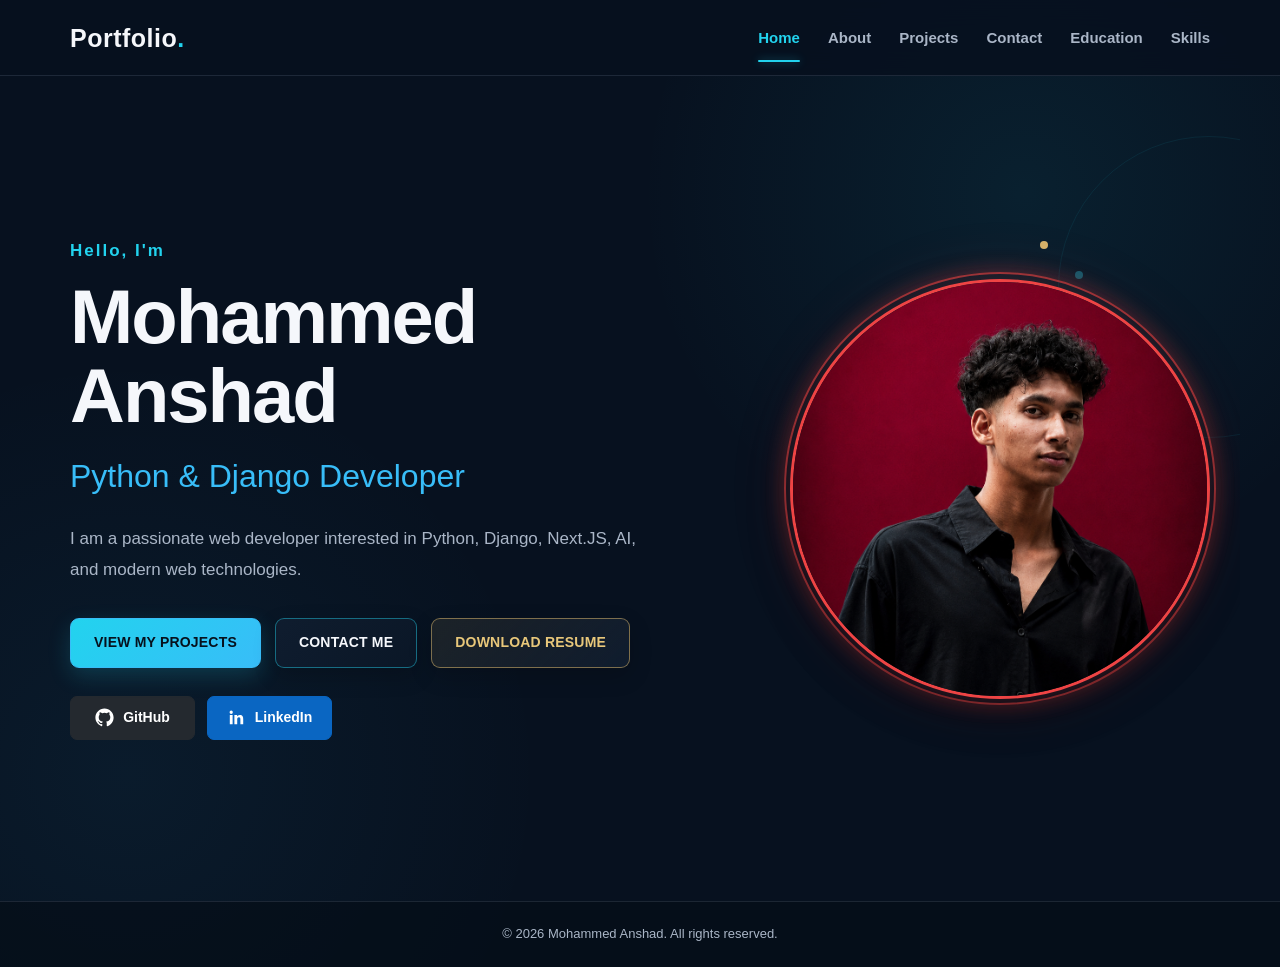
<file: index.html>
<!DOCTYPE html>
<html lang="en">

<head>
    <meta charset="UTF-8">
    <meta name="viewport" content="width=device-width, initial-scale=1.0">

    <title>Mohammed Anshad | Python & Django Developer</title>

    <link rel="stylesheet" href="css/style.css">
</head>

<body>

  <!-- =========================
     NAVIGATION
     ========================= -->

<header class="site-header">

    <nav class="navbar">

        <!-- Portfolio Heading -->

        <h2 class="logo">
            Portfolio<span>.</span>
        </h2>


        <!-- Navigation Links -->

        <ul class="nav-links">

            <li>
                <a href="index.html" class="active">
                    Home
                </a>
            </li>

            <li>
                <a href="about.html">
                    About
                </a>
            </li>

            <li>
                <a href="projects.html">
                    Projects
                </a>
            </li>

            <li>
                <a href="contact.html">
                    Contact
                </a>
            </li>

            <li>
                <a href="education.html">
                    Education
                </a>
            </li>

            <li>
                <a href="skills.html">
                    Skills
                </a>
            </li>

        </ul>

    </nav>

</header>


    <!-- =========================
         HOME / HERO SECTION
         ========================= -->

    <main>

        <section class="hero">

            <!-- Hero Text -->

            <div class="hero-text">

                <p class="hero-intro">
                    Hello, I'm
                </p>

                <h1>
                    Mohammed Anshad
                </h1>

                <h2>
                    Python &amp; Django Developer
                </h2>

                <p class="hero-description">
                    I am a passionate web developer interested in
                    Python, Django, Next.JS, AI, and modern web technologies.
                </p>


                <!-- Main Buttons -->

                <div class="hero-buttons">

                    <a href="projects.html" class="button primary-button">
                        VIEW MY PROJECTS
                    </a>

                    <a href="contact.html" class="button secondary-button">
                        CONTACT ME
                    </a>

                    <a href="files/resume.pdf"
                       class="button resume-button"
                       download>
                        DOWNLOAD RESUME
                    </a>

                </div>


                <!-- Social Buttons -->

                <div class="social-links">

                    <!-- GitHub -->

                    <a href="https://github.com/learnwithanshd"
                       class="social-btn github-btn"
                       target="_blank"
                       rel="noopener noreferrer"
                       aria-label="Visit Mohammed Anshad's GitHub profile">

                        <svg
                            class="social-icon"
                            viewBox="0 0 24 24"
                            aria-hidden="true">

                            <path
                                d="M12 .5C5.65.5.5 5.65.5 12c0 5.08 3.29 9.39 7.86 10.91.58.11.79-.25.79-.56v-2.01c-3.2.7-3.88-1.36-3.88-1.36-.53-1.33-1.28-1.68-1.28-1.68-1.04-.71.08-.7.08-.7 1.15.08 1.76 1.18 1.76 1.18 1.03 1.76 2.7 1.25 3.36.96.1-.75.4-1.25.73-1.54-2.55-.29-5.23-1.28-5.23-5.69 0-1.26.45-2.29 1.18-3.1-.12-.29-.51-1.46.11-3.05 0 0 .96-.31 3.15 1.18a10.9 10.9 0 0 1 5.74 0c2.19-1.49 3.15-1.18 3.15-1.18.62 1.59.23 2.76.11 3.05.73.81 1.18 1.84 1.18 3.1 0 4.42-2.69 5.39-5.25 5.67.41.36.78 1.07.78 2.16v3.2c0 .31.21.68.8.56C20.21 21.39 23.5 17.08 23.5 12 23.5 5.65 18.35.5 12 .5z">
                            </path>

                        </svg>

                        <span>GitHub</span>

                    </a>


                    <!-- LinkedIn -->

                    <a href="https://www.linkedin.com/in/anshad-s"
                       class="social-btn linkedin-btn"
                       target="_blank"
                       rel="noopener noreferrer"
                       aria-label="Visit Mohammed Anshad's LinkedIn profile">

                        <svg
                            class="social-icon"
                            viewBox="0 0 24 24"
                            aria-hidden="true">

                            <path
                                d="M20.45 20.45h-3.56v-5.57c0-1.33-.03-3.04-1.85-3.04-1.85 0-2.14 1.45-2.14 2.95v5.66H9.34V8.99h3.42v1.56h.05c.48-.9 1.64-1.85 3.38-1.85 3.62 0 4.29 2.38 4.29 5.47v6.28zM5.32 7.43a2.07 2.07 0 1 1 0-4.14 2.07 2.07 0 0 1 0 4.14zM3.54 20.45H7.1V8.99H3.54v11.46z">
                            </path>

                        </svg>

                        <span>LinkedIn</span>

                    </a>

                </div>

            </div>


            <!-- Hero Image -->

            <div class="hero-image">

                <img
                    src="images/profile.jpg"
                    alt="Mohammed Anshad"
                >

            </div>

        </section>

    </main>


    <!-- =========================
         FOOTER
         ========================= -->

    <footer>

        <p>
            &copy; 2026 Mohammed Anshad. All rights reserved.
        </p>

    </footer>


    <script src="js/script.js"></script>

</body>

</html>
</file>
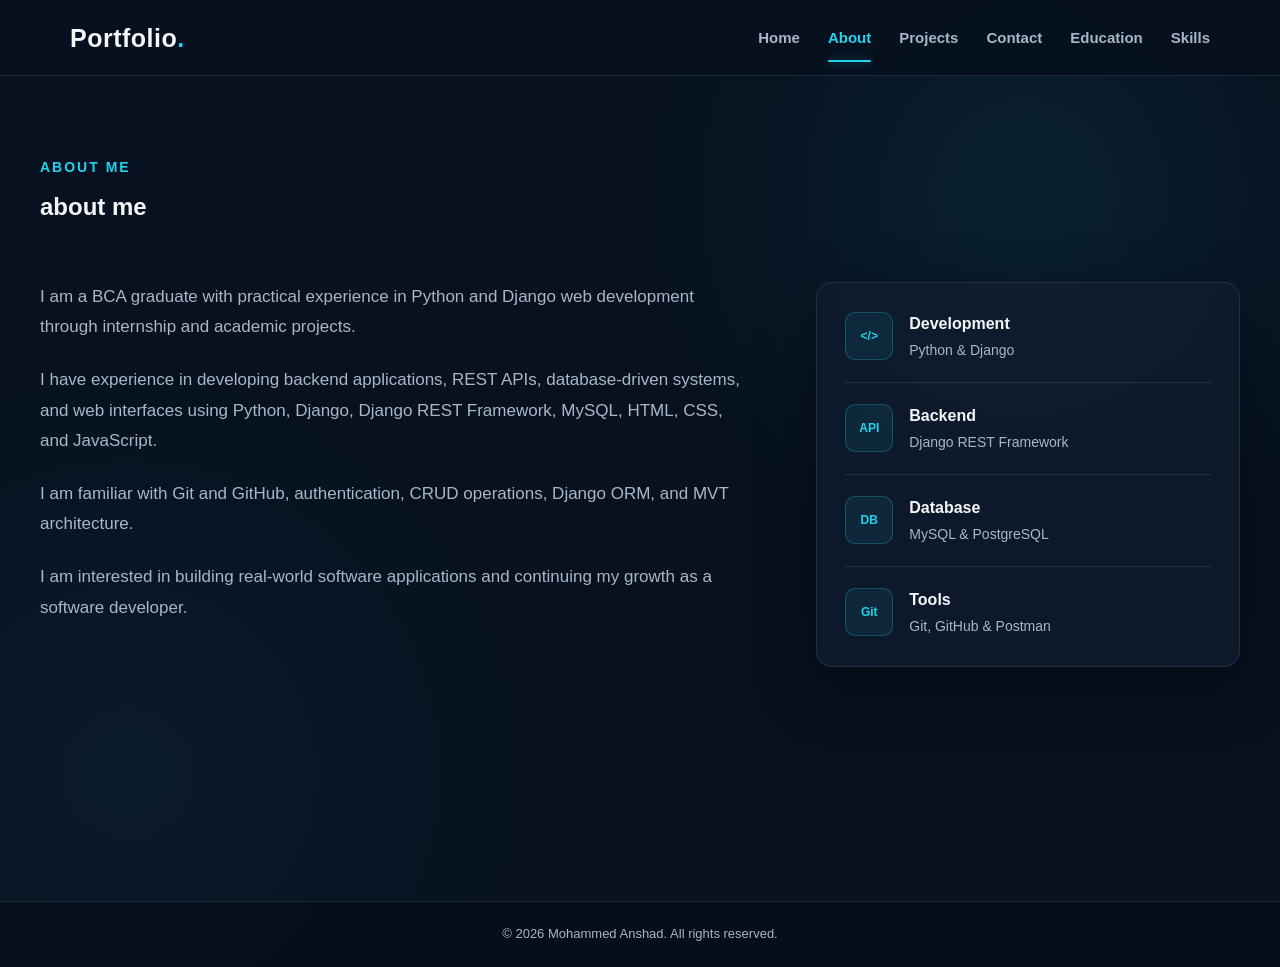
<file: about.html>
<!DOCTYPE html>
<html lang="en">

<head>
    <meta charset="UTF-8">
    <meta name="viewport" content="width=device-width, initial-scale=1.0">

    <title>About | Mohammed Anshad</title>

    <link rel="stylesheet" href="css/style.css">
</head>

<body>

    <!-- =========================
         NAVIGATION
         ========================= -->

    <header class="site-header">

        <nav class="navbar">

            <h2 class="logo">
                Portfolio<span>.</span>
            </h2>

            <ul class="nav-links">

                <li>
                    <a href="index.html">
                        Home
                    </a>
                </li>

                <li>
                    <a href="about.html" class="active">
                        About
                    </a>
                </li>

                <li>
                    <a href="projects.html">
                        Projects
                    </a>
                </li>

                <li>
                    <a href="contact.html">
                        Contact
                    </a>
                </li>

                <li>
                    <a href="education.html">
                        Education
                    </a>
                </li>

                <li>
                    <a href="skills.html">
                        Skills
                    </a>
                </li>

            </ul>

        </nav>

    </header>


    <!-- =========================
         ABOUT SECTION
         ========================= -->

    <main>

        <section class="about-section">

            <div class="about-container">

                <!-- Section Heading -->

                <div class="section-heading">

                    <p class="section-label">
                        ABOUT ME
                    </p>
                    <h2>
                        about me
                    </h2>

                </div>


                <!-- About Content -->

                <div class="about-content">


                    <!-- About Text -->

                    <div class="about-text">

                        <p>
                            I am a BCA graduate with practical experience
                            in Python and Django web development through
                            internship and academic projects.
                        </p>

                        <p>
                            I have experience in developing backend
                            applications, REST APIs, database-driven
                            systems, and web interfaces using Python,
                            Django, Django REST Framework, MySQL, HTML,
                            CSS, and JavaScript.
                        </p>

                        <p>
                            I am familiar with Git and GitHub,
                            authentication, CRUD operations, Django ORM,
                            and MVT architecture.
                        </p>

                        <p>
                            I am interested in building real-world
                            software applications and continuing my
                            growth as a software developer.
                        </p>

                    </div>


                    <!-- About Information Card -->

                    <div class="about-card">


                        <!-- Development -->

                        <div class="about-item">

                            <span class="about-icon">
                                &lt;/&gt;
                            </span>

                            <div>

                                <h3>
                                    Development
                                </h3>

                                <p>
                                    Python &amp; Django
                                </p>

                            </div>

                        </div>


                        <!-- Backend -->

                        <div class="about-item">

                            <span class="about-icon">
                                API
                            </span>

                            <div>

                                <h3>
                                    Backend
                                </h3>

                                <p>
                                    Django REST Framework
                                </p>

                            </div>

                        </div>


                        <!-- Database -->

                        <div class="about-item">

                            <span class="about-icon">
                                DB
                            </span>

                            <div>

                                <h3>
                                    Database
                                </h3>

                                <p>
                                    MySQL &amp; PostgreSQL
                                </p>

                            </div>

                        </div>


                        <!-- Tools -->

                        <div class="about-item">

                            <span class="about-icon">
                                Git
                            </span>

                            <div>

                                <h3>
                                    Tools
                                </h3>

                                <p>
                                    Git, GitHub &amp; Postman
                                </p>

                            </div>

                        </div>


                    </div>

                </div>

            </div>

        </section>

    </main>


    <!-- =========================
         FOOTER
         ========================= -->

    <footer>

        <p>
            &copy; 2026 Mohammed Anshad. All rights reserved.
        </p>

    </footer>


    <script src="js/script.js"></script>

</body>

</html>
</file>
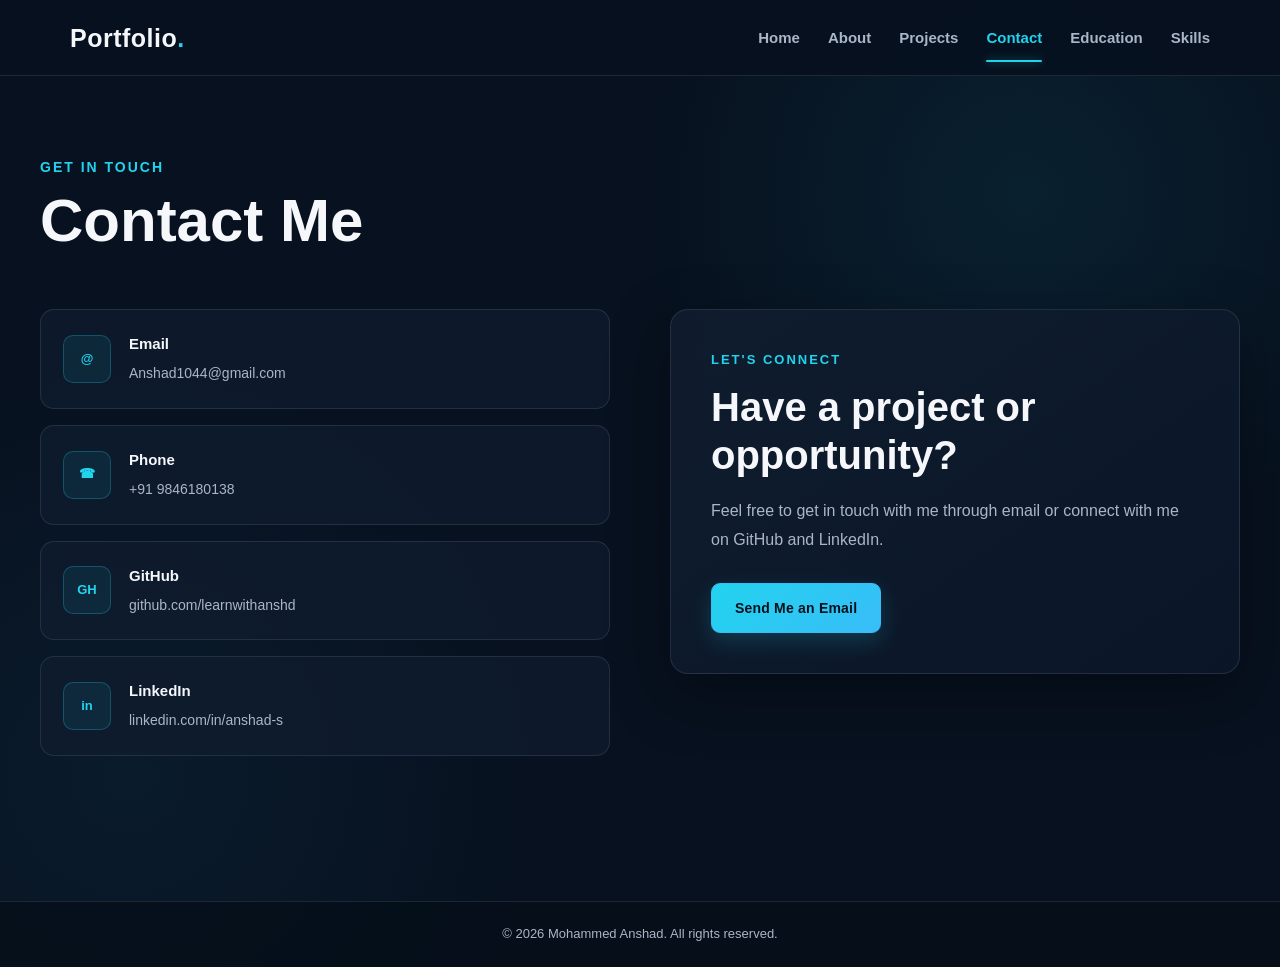
<file: contact.html>
<!DOCTYPE html>
<html lang="en">

<head>
    <meta charset="UTF-8">
    <meta name="viewport" content="width=device-width, initial-scale=1.0">

    <title>Contact | Mohammed Anshad</title>

    <link rel="stylesheet" href="css/style.css">
</head>

<body>

    <header class="site-header">

        <nav class="navbar">

            <h2 class="logo">
                Portfolio<span>.</span>
            </h2>

            <ul class="nav-links">

                <li><a href="index.html">Home</a></li>

                <li><a href="about.html">About</a></li>

                <li><a href="projects.html">Projects</a></li>

                <li>
                    <a href="contact.html" class="active">
                        Contact
                    </a>
                </li>

                <li><a href="education.html">Education</a></li>

                <li><a href="skills.html">Skills</a></li>

            </ul>

        </nav>

    </header>


    <main>

        <section class="page-section">

            <div class="page-container">


                <div class="section-heading">

                    <p class="section-label">
                        GET IN TOUCH
                    </p>

                    <h1>
                        Contact Me
                    </h1>

                </div>


                <div class="contact-grid">


                    <!-- Contact Information -->

                    <div class="contact-info">


                        <div class="contact-card">

                            <div class="contact-icon">
                                @
                            </div>

                            <div>

                                <h3>
                                    Email
                                </h3>

                                <a href="mailto:Anshad1044@gmail.com">
                                    Anshad1044@gmail.com
                                </a>

                            </div>

                        </div>


                        <div class="contact-card">

                            <div class="contact-icon">
                                ☎
                            </div>

                            <div>

                                <h3>
                                    Phone
                                </h3>

                                <a href="tel:+919846180138">
                                    +91 9846180138
                                </a>

                            </div>

                        </div>


                        <div class="contact-card">

                            <div class="contact-icon">
                                GH
                            </div>

                            <div>

                                <h3>
                                    GitHub
                                </h3>

                                <a
                                    href="https://github.com/learnwithanshd"
                                    target="_blank"
                                    rel="noopener noreferrer"
                                >
                                    github.com/learnwithanshd
                                </a>

                            </div>

                        </div>


                        <div class="contact-card">

                            <div class="contact-icon">
                                in
                            </div>

                            <div>

                                <h3>
                                    LinkedIn
                                </h3>

                                <a
                                    href="https://www.linkedin.com/in/anshad-s"
                                    target="_blank"
                                    rel="noopener noreferrer"
                                >
                                    linkedin.com/in/anshad-s
                                </a>

                            </div>

                        </div>


                    </div>


                    <!-- Contact Message -->

                    <div class="contact-message">

                        <div class="contact-message-card">

                            <p class="contact-message-label">
                                LET'S CONNECT
                            </p>

                            <h2>
                                Have a project or opportunity?
                            </h2>

                            <p>
                                Feel free to get in touch with me
                                through email or connect with me
                                on GitHub and LinkedIn.
                            </p>


                            <a
                                href="mailto:Anshad1044@gmail.com"
                                class="button primary-button"
                            >
                                Send Me an Email
                            </a>

                        </div>

                    </div>


                </div>

            </div>

        </section>

    </main>


    <footer>

        <p>
            &copy; 2026 Mohammed Anshad. All rights reserved.
        </p>

    </footer>


    <script src="js/script.js"></script>

</body>

</html>
</file>
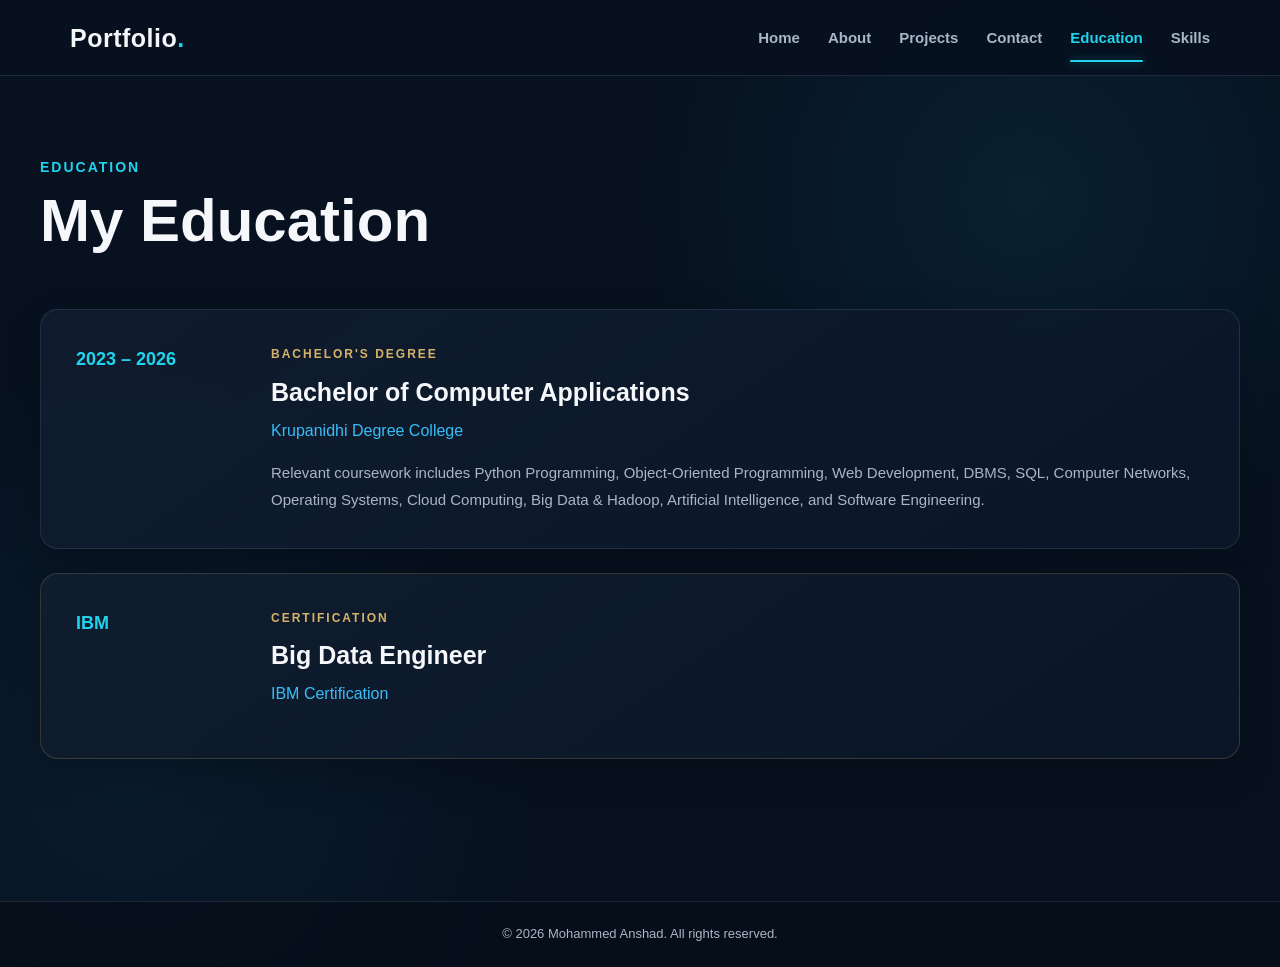
<file: education.html>
<!DOCTYPE html>
<html lang="en">

<head>
    <meta charset="UTF-8">
    <meta name="viewport" content="width=device-width, initial-scale=1.0">

    <title>Education | Mohammed Anshad</title>

    <link rel="stylesheet" href="css/style.css">
</head>

<body>

    <header class="site-header">

        <nav class="navbar">

            <h2 class="logo">
                Portfolio<span>.</span>
            </h2>

            <ul class="nav-links">

                <li><a href="index.html">Home</a></li>

                <li><a href="about.html">About</a></li>

                <li><a href="projects.html">Projects</a></li>

                <li><a href="contact.html">Contact</a></li>

                <li>
                    <a href="education.html" class="active">
                        Education
                    </a>
                </li>

                <li><a href="skills.html">Skills</a></li>

            </ul>

        </nav>

    </header>


    <main>

        <section class="page-section">

            <div class="page-container">

                <div class="section-heading">

                    <p class="section-label">
                        EDUCATION
                    </p>

                    <h1>
                        My Education
                    </h1>

                </div>


                <div class="education-wrapper">


                    <div class="education-card">

                        <div class="education-year">
                            2023 – 2026
                        </div>

                        <div class="education-content">

                            <p class="education-label">
                                BACHELOR'S DEGREE
                            </p>

                            <h2>
                                Bachelor of Computer Applications
                            </h2>

                            <h3>
                                Krupanidhi Degree College
                            </h3>

                            <p>
                                Relevant coursework includes Python
                                Programming, Object-Oriented Programming,
                                Web Development, DBMS, SQL, Computer
                                Networks, Operating Systems, Cloud Computing,
                                Big Data &amp; Hadoop, Artificial Intelligence,
                                and Software Engineering.
                            </p>

                        </div>

                    </div>


                    <div class="education-card certification-card">

                        <div class="education-year">
                            IBM
                        </div>

                        <div class="education-content">

                            <p class="education-label">
                                CERTIFICATION
                            </p>

                            <h2>
                                Big Data Engineer
                            </h2>

                            <h3>
                                IBM Certification
                            </h3>

                        </div>

                    </div>


                </div>

            </div>

        </section>

    </main>


    <footer>

        <p>
            &copy; 2026 Mohammed Anshad. All rights reserved.
        </p>

    </footer>


    <script src="js/script.js"></script>

</body>

</html>
</file>
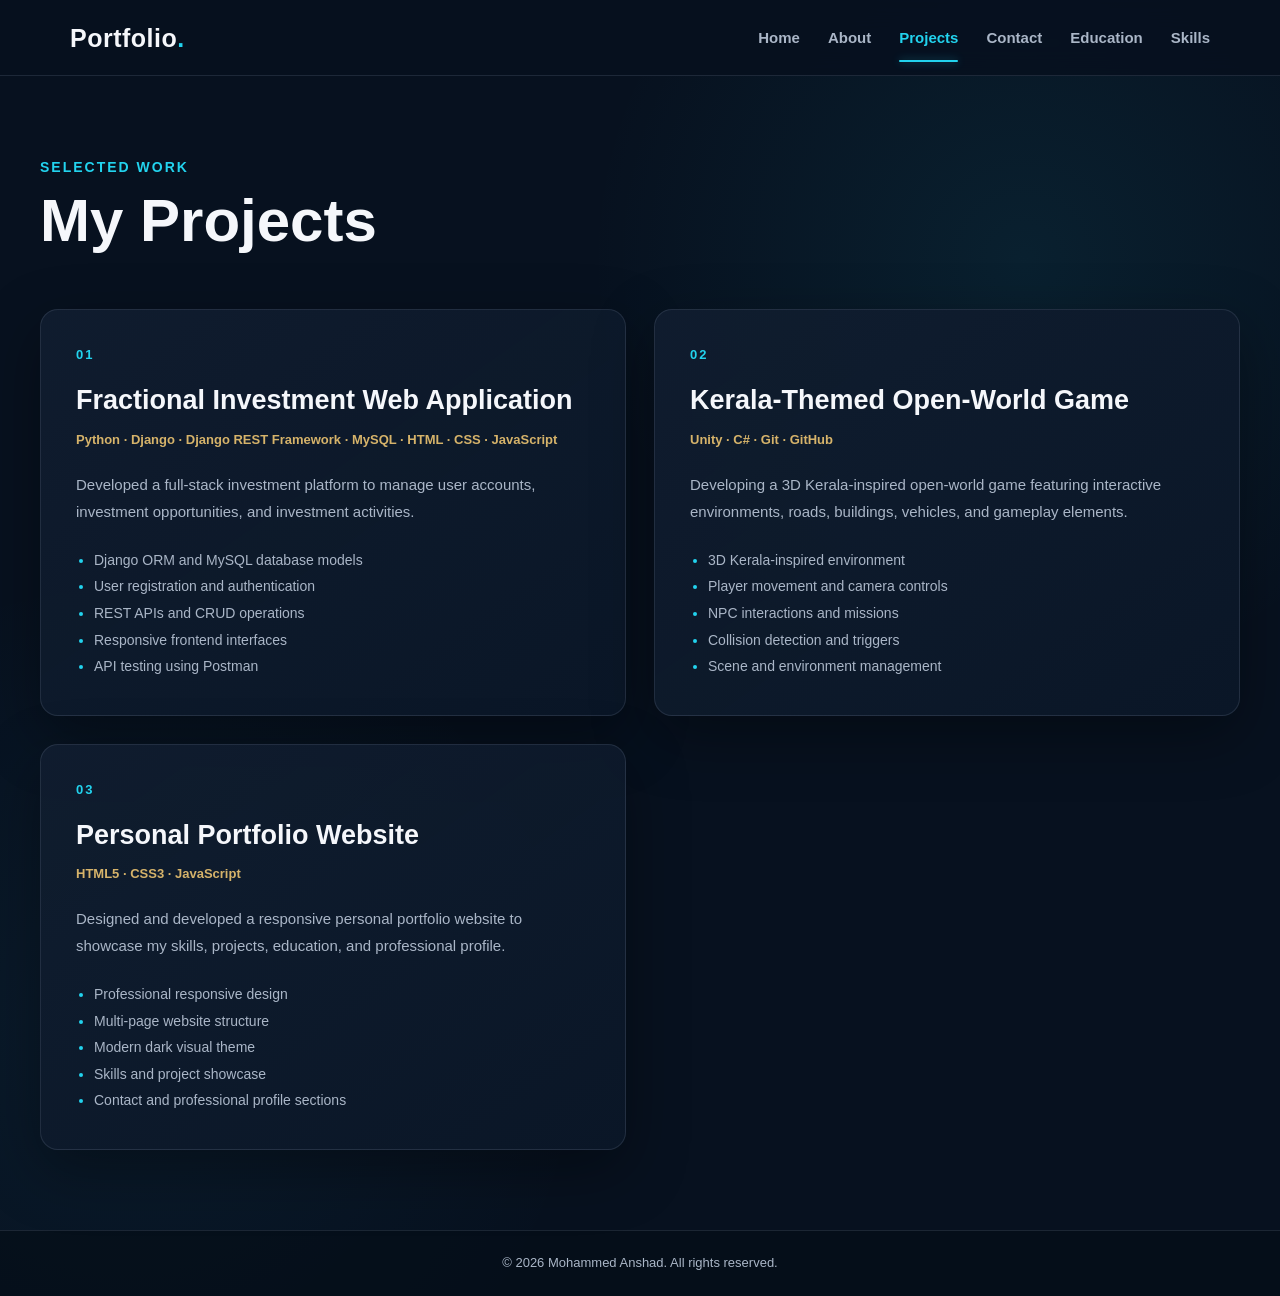
<file: projects.html>
<!DOCTYPE html>
<html lang="en">

<head>
    <meta charset="UTF-8">
    <meta name="viewport" content="width=device-width, initial-scale=1.0">

    <title>Projects | Mohammed Anshad</title>

    <link rel="stylesheet" href="css/style.css">
</head>

<body>

    <!-- =========================
         NAVIGATION
         ========================= -->

    <header class="site-header">

        <nav class="navbar">

            <h2 class="logo">
                Portfolio<span>.</span>
            </h2>

            <ul class="nav-links">

                <li>
                    <a href="index.html">
                        Home
                    </a>
                </li>

                <li>
                    <a href="about.html">
                        About
                    </a>
                </li>

                <li>
                    <a href="projects.html" class="active">
                        Projects
                    </a>
                </li>

                <li>
                    <a href="contact.html">
                        Contact
                    </a>
                </li>

                <li>
                    <a href="education.html">
                        Education
                    </a>
                </li>

                <li>
                    <a href="skills.html">
                        Skills
                    </a>
                </li>

            </ul>

        </nav>

    </header>


    <!-- =========================
         PROJECTS
         ========================= -->

    <main>

        <section class="page-section">

            <div class="page-container">

                <div class="section-heading">

                    <p class="section-label">
                        SELECTED WORK
                    </p>

                    <h1>
                        My Projects
                    </h1>

                </div>


                <div class="projects-grid">


                    <!-- =========================
                         PROJECT 01
                         ========================= -->

                    <article class="project-card">

                        <div class="project-number">
                            01
                        </div>

                        <h2>
                            Fractional Investment
                            Web Application
                        </h2>

                        <p class="project-tech">
                            Python · Django · Django REST Framework
                            · MySQL · HTML · CSS · JavaScript
                        </p>

                        <p>
                            Developed a full-stack investment platform
                            to manage user accounts, investment
                            opportunities, and investment activities.
                        </p>

                        <ul class="project-features">

                            <li>
                                Django ORM and MySQL database models
                            </li>

                            <li>
                                User registration and authentication
                            </li>

                            <li>
                                REST APIs and CRUD operations
                            </li>

                            <li>
                                Responsive frontend interfaces
                            </li>

                            <li>
                                API testing using Postman
                            </li>

                        </ul>

                    </article>


                    <!-- =========================
                         PROJECT 02
                         ========================= -->

                    <article class="project-card">

                        <div class="project-number">
                            02
                        </div>

                        <h2>
                            Kerala-Themed
                            Open-World Game
                        </h2>

                        <p class="project-tech">
                            Unity · C# · Git · GitHub
                        </p>

                        <p>
                            Developing a 3D Kerala-inspired open-world
                            game featuring interactive environments,
                            roads, buildings, vehicles, and gameplay
                            elements.
                        </p>

                        <ul class="project-features">

                            <li>
                                3D Kerala-inspired environment
                            </li>

                            <li>
                                Player movement and camera controls
                            </li>

                            <li>
                                NPC interactions and missions
                            </li>

                            <li>
                                Collision detection and triggers
                            </li>

                            <li>
                                Scene and environment management
                            </li>

                        </ul>

                    </article>


                    <!-- =========================
                         PROJECT 03
                         ========================= -->

                    <article class="project-card">

                        <div class="project-number">
                            03
                        </div>

                        <h2>
                            Personal Portfolio
                            Website
                        </h2>

                        <p class="project-tech">
                            HTML5 · CSS3 · JavaScript
                        </p>

                        <p>
                            Designed and developed a responsive personal
                            portfolio website to showcase my skills,
                            projects, education, and professional profile.
                        </p>

                        <ul class="project-features">

                            <li>
                                Professional responsive design
                            </li>

                            <li>
                                Multi-page website structure
                            </li>

                            <li>
                                Modern dark visual theme
                            </li>

                            <li>
                                Skills and project showcase
                            </li>

                            <li>
                                Contact and professional profile sections
                            </li>

                        </ul>

                    </article>


                </div>

            </div>

        </section>

    </main>


    <!-- =========================
         FOOTER
         ========================= -->

    <footer>

        <p>
            &copy; 2026 Mohammed Anshad. All rights reserved.
        </p>

    </footer>


    <script src="js/script.js"></script>

</body>

</html>
</file>
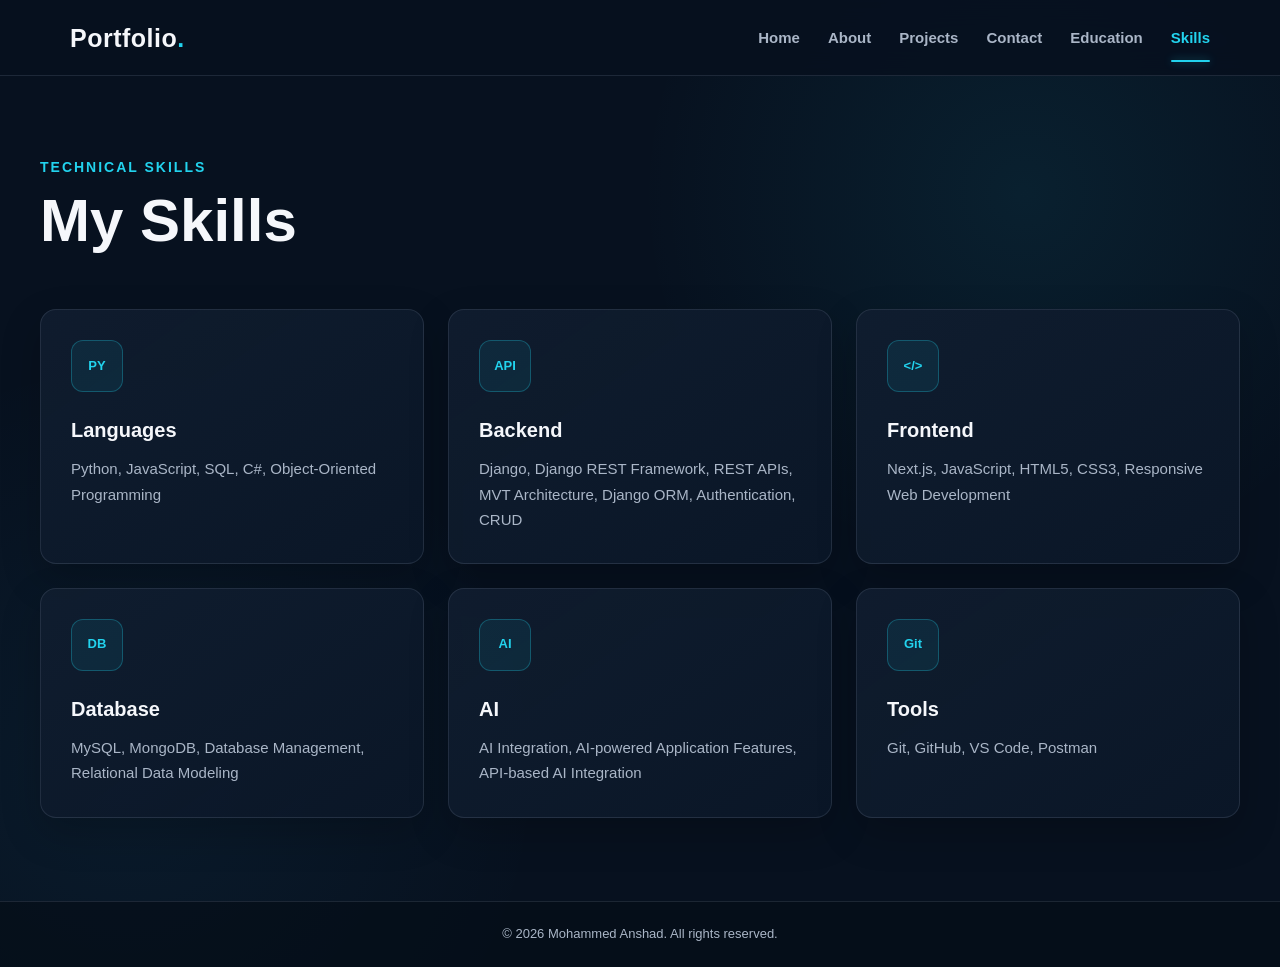
<file: skills.html>
<!DOCTYPE html>
<html lang="en">

<head>
    <meta charset="UTF-8">
    <meta name="viewport" content="width=device-width, initial-scale=1.0">

    <title>Skills | Mohammed Anshad</title>

    <link rel="stylesheet" href="css/style.css">
</head>

<body>

    <header class="site-header">

        <nav class="navbar">

            <h2 class="logo">
                Portfolio<span>.</span>
            </h2>

            <ul class="nav-links">

                <li><a href="index.html">Home</a></li>

                <li><a href="about.html">About</a></li>

                <li><a href="projects.html">Projects</a></li>

                <li><a href="contact.html">Contact</a></li>

                <li><a href="education.html">Education</a></li>

                <li><a href="skills.html" class="active">Skills</a></li>

            </ul>

        </nav>

    </header>


    <main>

        <section class="page-section">

            <div class="page-container">

                <div class="section-heading">

                    <p class="section-label">
                        TECHNICAL SKILLS
                    </p>

                    <h1>
                        My Skills
                    </h1>

                </div>


                <div class="skills-grid">


                    <div class="skill-card">

                        <div class="skill-icon">
                            PY
                        </div>

                        <h2>
                            Languages
                        </h2>

                        <p>
                            Python, JavaScript, SQL, C#, Object-Oriented Programming
                        </p>

                    </div>


                    <div class="skill-card">

                        <div class="skill-icon">
                            API
                        </div>

                        <h2>
                            Backend
                        </h2>

                        <p>
                            Django, Django REST Framework, REST APIs,
                            MVT Architecture, Django ORM,
                            Authentication, CRUD
                        </p>

                    </div>


                    <div class="skill-card">

                        <div class="skill-icon">
                            &lt;/&gt;
                        </div>

                        <h2>
                            Frontend
                        </h2>

                        <p>
                            Next.js, JavaScript, HTML5, CSS3,
                            Responsive Web Development
                        </p>

                    </div>


                    <div class="skill-card">

                        <div class="skill-icon">
                            DB
                        </div>

                        <h2>
                            Database
                        </h2>

                        <p>
                            MySQL, MongoDB,
                            Database Management,
                            Relational Data Modeling
                        </p>

                    </div>


                    <div class="skill-card">

                        <div class="skill-icon">
                            AI
                        </div>

                        <h2>
                            AI
                        </h2>

                        <p>
                            AI Integration,
                            AI-powered Application Features,
                            API-based AI Integration
                        </p>

                    </div>


                    <div class="skill-card">

                        <div class="skill-icon">
                            Git
                        </div>

                        <h2>
                            Tools
                        </h2>

                        <p>
                            Git, GitHub, VS Code, Postman
                        </p>

                    </div>


                </div>

            </div>

        </section>

    </main>


    <footer>

        <p>
            &copy; 2026 Mohammed Anshad. All rights reserved.
        </p>

    </footer>


    <script src="js/script.js"></script>

</body>

</html>
</file>
<file: css/style.css>
/* =========================================
   MOHAMMED ANSHAD
   PORTFOLIO WEBSITE
   COMPLETE STYLE.CSS
   ========================================= */


/* =========================================
   ROOT VARIABLES
   ========================================= */

:root {
    --bg: #07111f;
    --bg-secondary: #0b1728;
    --card: #101d2f;

    --text: #f5f7fb;
    --text-muted: #aab6c7;

    --cyan: #22d3ee;
    --blue: #38bdf8;

    --gold: #d6b36a;

    --red: #ef4444;
    --red-light: #f87171;

    --github: #24292f;
    --linkedin: #0a66c2;

    --border: rgba(148, 163, 184, 0.16);

    --shadow:
        0 20px 60px rgba(0, 0, 0, 0.35);
}


/* =========================================
   GLOBAL RESET
   ========================================= */

* {
    margin: 0;
    padding: 0;
    box-sizing: border-box;
}

html {
    scroll-behavior: smooth;
}

body {
    min-height: 100vh;

    font-family:
        Arial,
        Helvetica,
        sans-serif;

    color: var(--text);

    background:
        radial-gradient(
            circle at 80% 20%,
            rgba(34, 211, 238, 0.08),
            transparent 30%
        ),
        radial-gradient(
            circle at 10% 80%,
            rgba(56, 189, 248, 0.06),
            transparent 30%
        ),
        var(--bg);

    line-height: 1.6;
}


/* =========================================
   NAVBAR
   ========================================= */

.site-header {
    position: sticky;
    top: 0;

    z-index: 1000;

    background:
        rgba(7, 17, 31, 0.92);

    backdrop-filter: blur(14px);
    -webkit-backdrop-filter: blur(14px);

    border-bottom:
        1px solid var(--border);
}

.navbar {
    max-width: 1200px;
    min-height: 75px;

    margin: 0 auto;
    padding: 0 30px;

    display: flex;
    align-items: center;
    justify-content: space-between;
}


/* Logo */

.logo {
    margin: 0;

    color: var(--text);

    font-size: 25px;
    font-weight: 800;

    letter-spacing: 0.5px;
}

.logo span {
    color: var(--cyan);
}


/* Navigation links */

.nav-links {
    display: flex;
    align-items: center;

    gap: 28px;

    list-style: none;
}

.nav-links li a {
    position: relative;

    display: inline-block;

    padding: 5px 0;

    color: var(--text-muted);

    text-decoration: none;

    font-size: 15px;
    font-weight: 600;

    transition:
        color 0.3s ease,
        transform 0.3s ease;
}

.nav-links li a:hover {
    color: var(--cyan);

    transform:
        translateY(-1px);
}

.nav-links li a::after {
    content: "";

    position: absolute;

    left: 0;
    bottom: -7px;

    width: 0;
    height: 2px;

    border-radius: 10px;

    background: var(--cyan);

    box-shadow:
        0 0 8px
        rgba(34, 211, 238, 0.45);

    transition:
        width 0.3s ease;
}

.nav-links li a:hover::after,
.nav-links li a.active::after {
    width: 100%;
}

.nav-links li a.active {
    color: var(--cyan);
}


/* =========================================
   COMMON PAGE SECTIONS
   ========================================= */

.page-section {
    min-height:
        calc(100vh - 75px);

    padding:
        80px 30px;
}

.page-container {
    max-width: 1200px;

    margin: 0 auto;
}

.section-heading {
    margin-bottom: 55px;
}

.section-label {
    margin-bottom: 10px;

    color: var(--cyan);

    font-size: 14px;
    font-weight: 700;

    letter-spacing: 2px;
}

.section-heading h1 {
    color: var(--text);

    font-size:
        clamp(40px, 5vw, 60px);

    line-height: 1.1;
}


/* =========================================
   HOME / HERO
   ========================================= */

.hero {
    position: relative;

    max-width: 1200px;

    min-height:
        calc(100vh - 75px);

    margin: 0 auto;

    padding:
        70px 30px;

    display: flex;
    flex-direction: row;

    align-items: center;
    justify-content: space-between;

    gap: 70px;

    overflow: hidden;
}


/* Decorative circle */

.hero::before {
    content: "";

    position: absolute;

    width: 300px;
    height: 300px;

    top: 60px;
    right: -120px;

    border:
        1px solid
        rgba(34, 211, 238, 0.08);

    border-radius: 50%;

    pointer-events: none;
}


/* Decorative dots */

.hero::after {
    content: "";

    position: absolute;

    width: 8px;
    height: 8px;

    top: 20%;
    right: 16%;

    background: var(--gold);

    border-radius: 50%;

    box-shadow:
        35px 30px 0
        rgba(34, 211, 238, 0.35),

        -25px 55px 0
        rgba(34, 211, 238, 0.20);

    pointer-events: none;
}


/* Hero text */

.hero-text {
    position: relative;

    z-index: 2;

    flex: 1;

    max-width: 650px;
}

.hero-intro {
    margin-bottom: 12px;

    color: var(--cyan);

    font-size: 17px;
    font-weight: 600;

    letter-spacing: 2px;
}

.hero-text h1 {
    margin-bottom: 15px;

    color: var(--text);

    font-size:
        clamp(45px, 6vw, 76px);

    font-weight: 800;

    line-height: 1.05;

    letter-spacing: -2px;
}

.hero-text h2 {
    margin-bottom: 22px;

    color: var(--blue);

    font-size:
        clamp(22px, 3vw, 32px);

    font-weight: 500;
}

.hero-description {
    max-width: 580px;

    margin-bottom: 32px;

    color: var(--text-muted);

    font-size: 17px;

    line-height: 1.8;
}


/* =========================================
   HERO BUTTONS
   ========================================= */

.hero-buttons {
    display: flex;

    align-items: center;

    flex-wrap: wrap;

    gap: 14px;

    margin-bottom: 28px;
}

.button {
    position: relative;

    min-height: 50px;

    padding: 0 23px;

    display: inline-flex;

    align-items: center;
    justify-content: center;

    border-radius: 9px;

    text-decoration: none;

    font-size: 14px;

    font-weight: 700;

    letter-spacing: 0.2px;

    overflow: hidden;

    transition:
        transform 0.25s ease,
        box-shadow 0.25s ease,
        background 0.25s ease,
        border-color 0.25s ease;
}


/* Primary */

.primary-button {
    color: #06111d;

    background:
        linear-gradient(
            135deg,
            #22d3ee,
            #38bdf8
        );

    border:
        1px solid #38bdf8;

    box-shadow:
        0 8px 22px
        rgba(34, 211, 238, 0.18);
}

.primary-button:hover {
    transform:
        translateY(-3px);

    background:
        linear-gradient(
            135deg,
            #38bdf8,
            #22d3ee
        );

    box-shadow:
        0 12px 30px
        rgba(34, 211, 238, 0.28);
}


/* Secondary */

.secondary-button {
    color: #f5f7fb;

    background:
        linear-gradient(
            135deg,
            rgba(16, 29, 47, 0.95),
            rgba(11, 23, 40, 0.95)
        );

    border:
        1px solid
        rgba(34, 211, 238, 0.45);

    box-shadow:
        0 8px 22px
        rgba(0, 0, 0, 0.18);
}

.secondary-button:hover {
    transform:
        translateY(-3px);

    background:
        linear-gradient(
            135deg,
            rgba(34, 211, 238, 0.12),
            rgba(16, 29, 47, 0.98)
        );

    border-color:
        var(--cyan);

    box-shadow:
        0 12px 28px
        rgba(34, 211, 238, 0.14);
}


/* Resume */

.resume-button {
    color: #e8c77a;

    background:
        linear-gradient(
            135deg,
            rgba(214, 179, 106, 0.10),
            rgba(16, 29, 47, 0.96)
        );

    border:
        1px solid
        rgba(214, 179, 106, 0.55);

    box-shadow:
        0 8px 22px
        rgba(0, 0, 0, 0.18);
}

.resume-button:hover {
    transform:
        translateY(-3px);

    background:
        linear-gradient(
            135deg,
            rgba(214, 179, 106, 0.18),
            rgba(16, 29, 47, 0.98)
        );

    border-color:
        var(--gold);

    box-shadow:
        0 12px 28px
        rgba(214, 179, 106, 0.14);
}


/* =========================================
   SOCIAL BUTTONS
   ========================================= */

.social-links {
    display: flex;

    align-items: center;

    gap: 12px;
}

.social-btn {
    min-width: 125px;
    height: 44px;

    padding: 0 16px;

    display: inline-flex;

    align-items: center;
    justify-content: center;

    gap: 9px;

    border-radius: 7px;

    text-decoration: none;

    font-size: 14px;
    font-weight: 600;

    transition: 0.25s ease;
}

.github-btn {
    background: var(--github);

    border:
        1px solid var(--github);

    color: #ffffff;
}

.github-btn:hover {
    background: #1b1f23;

    border-color: #1b1f23;

    transform:
        translateY(-2px);

    box-shadow:
        0 7px 20px
        rgba(0, 0, 0, 0.30);
}

.linkedin-btn {
    background: var(--linkedin);

    border:
        1px solid var(--linkedin);

    color: #ffffff;
}

.linkedin-btn:hover {
    background: #004182;

    border-color: #004182;

    transform:
        translateY(-2px);

    box-shadow:
        0 7px 20px
        rgba(10, 102, 194, 0.30);
}

.social-icon {
    width: 19px;
    height: 19px;

    fill: currentColor;

    flex-shrink: 0;
}


/* =========================================
   HERO IMAGE
   ========================================= */

.hero-image {
    position: relative;

    z-index: 2;

    width:
        min(420px, 38vw);

    flex-shrink: 0;

    display: flex;

    align-items: center;
    justify-content: center;
}

.hero-image::before {
    content: "";

    position: absolute;

    width: 102%;
    height: 102%;

    border:
        2px solid
        rgba(239, 68, 68, 0.65);

    border-radius: 50%;

    box-shadow:
        0 0 25px
        rgba(239, 68, 68, 0.22),

        0 0 60px
        rgba(239, 68, 68, 0.10);

    pointer-events: none;
}

.hero-image::after {
    content: "";

    position: absolute;

    width: 88%;
    height: 88%;

    border:
        1px solid
        rgba(248, 113, 113, 0.35);

    border-radius: 50%;

    transform:
        rotate(-7deg);

    pointer-events: none;
}

.hero-image img {
    position: relative;

    z-index: 2;

    display: block;

    width: 100%;

    aspect-ratio: 1 / 1;

    object-fit: cover;

    border:
        3px solid var(--red);

    border-radius: 50%;

    box-shadow:
        0 0 25px
        rgba(239, 68, 68, 0.25),

        0 15px 40px
        rgba(0, 0, 0, 0.40);
}


/* =========================================
   ABOUT
   ========================================= */

.about-section {
    min-height:
        calc(100vh - 75px);

    padding:
        80px 30px;
}

.about-container {
    max-width: 1200px;

    margin: 0 auto;
}

.about-content {
    display: grid;

    grid-template-columns:
        1.25fr 0.75fr;

    gap: 70px;

    align-items: start;
}

.about-text p {
    margin-bottom: 22px;

    color: var(--text-muted);

    font-size: 17px;

    line-height: 1.8;
}

.about-card {
    padding: 28px;

    background:
        rgba(16, 29, 47, 0.75);

    border:
        1px solid var(--border);

    border-radius: 16px;

    box-shadow: var(--shadow);

    backdrop-filter: blur(10px);
}

.about-item {
    display: flex;

    align-items: center;

    gap: 16px;

    padding: 20px 0;

    border-bottom:
        1px solid var(--border);
}

.about-item:first-child {
    padding-top: 0;
}

.about-item:last-child {
    padding-bottom: 0;

    border-bottom: none;
}

.about-icon {
    width: 48px;
    height: 48px;

    flex-shrink: 0;

    display: flex;

    align-items: center;
    justify-content: center;

    border-radius: 10px;

    background:
        rgba(34, 211, 238, 0.08);

    border:
        1px solid
        rgba(34, 211, 238, 0.25);

    color: var(--cyan);

    font-size: 12px;

    font-weight: 700;
}

.about-item h3 {
    margin-bottom: 3px;

    color: var(--text);

    font-size: 16px;
}

.about-item p {
    color: var(--text-muted);

    font-size: 14px;
}


/* =========================================
   SKILLS
   ========================================= */

.skills-grid {
    display: grid;

    grid-template-columns:
        repeat(3, 1fr);

    gap: 24px;
}

.skill-card {
    padding: 30px;

    min-height: 230px;

    background:
        linear-gradient(
            145deg,
            rgba(16, 29, 47, 0.95),
            rgba(11, 23, 40, 0.92)
        );

    border:
        1px solid var(--border);

    border-radius: 16px;

    box-shadow:
        0 15px 40px
        rgba(0, 0, 0, 0.20);

    transition:
        transform 0.3s ease,
        border-color 0.3s ease,
        box-shadow 0.3s ease;
}

.skill-card:hover {
    transform:
        translateY(-6px);

    border-color:
        rgba(34, 211, 238, 0.40);

    box-shadow:
        0 20px 45px
        rgba(0, 0, 0, 0.30);
}

.skill-icon {
    width: 52px;
    height: 52px;

    margin-bottom: 22px;

    display: flex;

    align-items: center;
    justify-content: center;

    border-radius: 12px;

    background:
        rgba(34, 211, 238, 0.08);

    border:
        1px solid
        rgba(34, 211, 238, 0.28);

    color: var(--cyan);

    font-size: 13px;

    font-weight: 800;
}

.skill-card h2 {
    margin-bottom: 10px;

    color: var(--text);

    font-size: 20px;
}

.skill-card p {
    color: var(--text-muted);

    font-size: 15px;

    line-height: 1.7;
}


/* =========================================
   PROJECTS
   ========================================= */

.projects-grid {
    display: grid;

    grid-template-columns:
        repeat(2, 1fr);

    gap: 28px;
}

.project-card {
    position: relative;

    padding: 35px;

    overflow: hidden;

    background:
        linear-gradient(
            145deg,
            rgba(16, 29, 47, 0.96),
            rgba(11, 23, 40, 0.92)
        );

    border:
        1px solid var(--border);

    border-radius: 18px;

    box-shadow: var(--shadow);

    transition:
        transform 0.3s ease,
        border-color 0.3s ease;
}

.project-card:hover {
    transform:
        translateY(-6px);

    border-color:
        rgba(34, 211, 238, 0.40);
}

.project-number {
    margin-bottom: 18px;

    color: var(--cyan);

    font-size: 13px;

    font-weight: 800;

    letter-spacing: 2px;
}

.project-card h2 {
    max-width: 500px;

    margin-bottom: 12px;

    color: var(--text);

    font-size: 27px;

    line-height: 1.25;
}

.project-tech {
    margin-bottom: 20px;

    color: var(--gold);

    font-size: 13px;

    font-weight: 600;
}

.project-card > p:not(.project-tech) {
    margin-bottom: 22px;

    color: var(--text-muted);

    font-size: 15px;

    line-height: 1.8;
}

.project-features {
    padding-left: 18px;

    color: var(--text-muted);

    font-size: 14px;

    line-height: 1.9;
}

.project-features li::marker {
    color: var(--cyan);
}


/* =========================================
   EDUCATION
   ========================================= */

.education-wrapper {
    display: flex;

    flex-direction: column;

    gap: 24px;
}

.education-card {
    display: grid;

    grid-template-columns:
        160px 1fr;

    gap: 35px;

    padding: 35px;

    background:
        linear-gradient(
            145deg,
            rgba(16, 29, 47, 0.95),
            rgba(11, 23, 40, 0.92)
        );

    border:
        1px solid var(--border);

    border-radius: 18px;

    box-shadow:
        0 15px 40px
        rgba(0, 0, 0, 0.20);
}

.education-year {
    color: var(--cyan);

    font-size: 18px;

    font-weight: 800;
}

.education-label {
    margin-bottom: 7px;

    color: var(--gold);

    font-size: 12px;

    font-weight: 700;

    letter-spacing: 2px;
}

.education-content h2 {
    margin-bottom: 6px;

    color: var(--text);

    font-size: 25px;
}

.education-content h3 {
    margin-bottom: 16px;

    color: var(--blue);

    font-size: 16px;

    font-weight: 500;
}

.education-content > p:last-child {
    color: var(--text-muted);

    font-size: 15px;

    line-height: 1.8;
}

.certification-card {
    border-color:
        rgba(214, 179, 106, 0.20);
}


/* =========================================
   CONTACT
   ========================================= */

.contact-grid {
    display: grid;

    grid-template-columns:
        1fr 1fr;

    gap: 60px;

    align-items: start;
}

.contact-info {
    display: flex;

    flex-direction: column;

    gap: 16px;
}

.contact-card {
    display: flex;

    align-items: center;

    gap: 18px;

    padding: 22px;

    background:
        rgba(16, 29, 47, 0.78);

    border:
        1px solid var(--border);

    border-radius: 14px;

    transition:
        transform 0.25s ease,
        border-color 0.25s ease;
}

.contact-card:hover {
    transform:
        translateX(5px);

    border-color:
        rgba(34, 211, 238, 0.35);
}

.contact-icon {
    width: 48px;
    height: 48px;

    flex-shrink: 0;

    display: flex;

    align-items: center;
    justify-content: center;

    border-radius: 10px;

    background:
        rgba(34, 211, 238, 0.08);

    border:
        1px solid
        rgba(34, 211, 238, 0.25);

    color: var(--cyan);

    font-size: 13px;

    font-weight: 800;
}

.contact-card h3 {
    margin-bottom: 4px;

    color: var(--text);

    font-size: 15px;
}

.contact-card a {
    color: var(--text-muted);

    text-decoration: none;

    font-size: 14px;

    word-break: break-word;

    transition:
        color 0.25s ease;
}

.contact-card a:hover {
    color: var(--cyan);
}

.contact-message-card {
    padding: 40px;

    background:
        linear-gradient(
            145deg,
            rgba(16, 29, 47, 0.95),
            rgba(11, 23, 40, 0.92)
        );

    border:
        1px solid var(--border);

    border-radius: 18px;

    box-shadow: var(--shadow);
}

.contact-message-label {
    margin-bottom: 12px;

    color: var(--cyan);

    font-size: 13px;

    font-weight: 700;

    letter-spacing: 2px;
}

.contact-message-card h2 {
    margin-bottom: 18px;

    color: var(--text);

    font-size:
        clamp(28px, 4vw, 40px);

    line-height: 1.2;
}

.contact-message-card > p:not(.contact-message-label) {
    margin-bottom: 28px;

    color: var(--text-muted);

    font-size: 16px;

    line-height: 1.8;
}


/* =========================================
   FOOTER
   ========================================= */

footer {
    padding: 22px 20px;

    border-top:
        1px solid var(--border);

    background:
        rgba(5, 13, 24, 0.70);

    color: var(--text-muted);

    text-align: center;

    font-size: 13px;
}

footer p {
    margin: 0;
}


/* =========================================
   TABLET
   ========================================= */

@media (max-width: 900px) {

    .navbar {
        padding: 0 22px;
    }

    .nav-links {
        gap: 20px;
    }

    .nav-links li a {
        font-size: 14px;
    }

    .hero {
        gap: 45px;

        padding:
            60px 25px;
    }

    .hero-text h1 {
        font-size: 52px;
    }

    .hero-image {
        width: 330px;
    }

    .skills-grid {
        grid-template-columns:
            repeat(2, 1fr);
    }

    .projects-grid {
        grid-template-columns: 1fr;
    }

    .contact-grid {
        grid-template-columns: 1fr;

        gap: 35px;
    }
}


/* =========================================
   MOBILE
   ========================================= */

@media (max-width: 800px) {

    .about-section {
        padding:
            60px 20px;
    }

    .about-content {
        grid-template-columns: 1fr;

        gap: 40px;
    }
}


@media (max-width: 700px) {

    .site-header {
        position: relative;
    }

    .navbar {
        min-height: auto;

        padding: 20px;

        flex-direction: column;

        gap: 18px;
    }

    .logo {
        font-size: 24px;
    }

    .nav-links {
        width: 100%;

        justify-content: center;

        flex-wrap: wrap;

        gap: 14px 20px;
    }

    .nav-links li a {
        font-size: 14px;
    }


    /* Hero */

    .hero {
        min-height: auto;

        padding:
            55px 20px 65px;

        flex-direction: column;

        text-align: center;

        gap: 55px;
    }

    .hero-text {
        max-width: 100%;
    }

    .hero-text h1 {
        font-size:
            clamp(40px, 12vw, 55px);

        letter-spacing: -1px;
    }

    .hero-text h2 {
        font-size: 23px;
    }

    .hero-description {
        margin-right: auto;
        margin-left: auto;

        font-size: 15px;
    }

    .hero-buttons {
        justify-content: center;
    }

    .social-links {
        justify-content: center;

        flex-wrap: wrap;
    }

    .hero-image {
        width:
            min(330px, 75vw);
    }

    .hero::before {
        right: -180px;
    }


    /* Common */

    .page-section {
        min-height: auto;

        padding:
            60px 20px 70px;
    }

    .section-heading {
        margin-bottom: 40px;
    }


    /* Skills */

    .skills-grid {
        grid-template-columns: 1fr;

        gap: 18px;
    }

    .skill-card {
        min-height: auto;

        padding: 25px;
    }


    /* Projects */

    .project-card {
        padding: 28px;
    }

    .project-card h2 {
        font-size: 23px;
    }


    /* Education */

    .education-card {
        grid-template-columns: 1fr;

        gap: 15px;

        padding: 28px;
    }


    /* Contact */

    .contact-message-card {
        padding: 30px;
    }
}


/* =========================================
   SMALL MOBILE
   ========================================= */

@media (max-width: 430px) {

    .navbar {
        padding:
            18px 15px;
    }

    .nav-links {
        gap:
            12px 16px;
    }

    .nav-links li a {
        font-size: 13px;
    }


    /* Hero */

    .hero {
        padding-top: 45px;
    }

    .hero-intro {
        font-size: 15px;
    }

    .hero-text h1 {
        font-size: 40px;
    }

    .hero-text h2 {
        font-size: 20px;
    }

    .hero-description {
        font-size: 14px;
    }

    .hero-buttons {
        width: 100%;

        flex-direction: column;

        gap: 12px;
    }

    .button {
        width: 100%;
    }

    .social-btn {
        min-width: 110px;
    }

    .hero-image {
        width: 280px;
    }


    /* Common */

    .page-section {
        padding:
            50px 18px 60px;
    }

    .section-heading h1 {
        font-size: 40px;
    }


    /* About */

    .about-section {
        padding:
            50px 20px;
    }

    .about-text p {
        font-size: 15px;
    }

    .about-card {
        padding: 22px;
    }


    /* Skills */

    .skill-card {
        padding: 22px;
    }


    /* Projects */

    .project-card {
        padding: 24px;
    }

    .project-card h2 {
        font-size: 21px;
    }


    /* Education */

    .education-card {
        padding: 23px;
    }

    .education-content h2 {
        font-size: 21px;
    }


    /* Contact */

    .contact-message-card {
        padding: 25px;
    }

    .contact-message-card h2 {
        font-size: 28px;
    }
}
</file>
